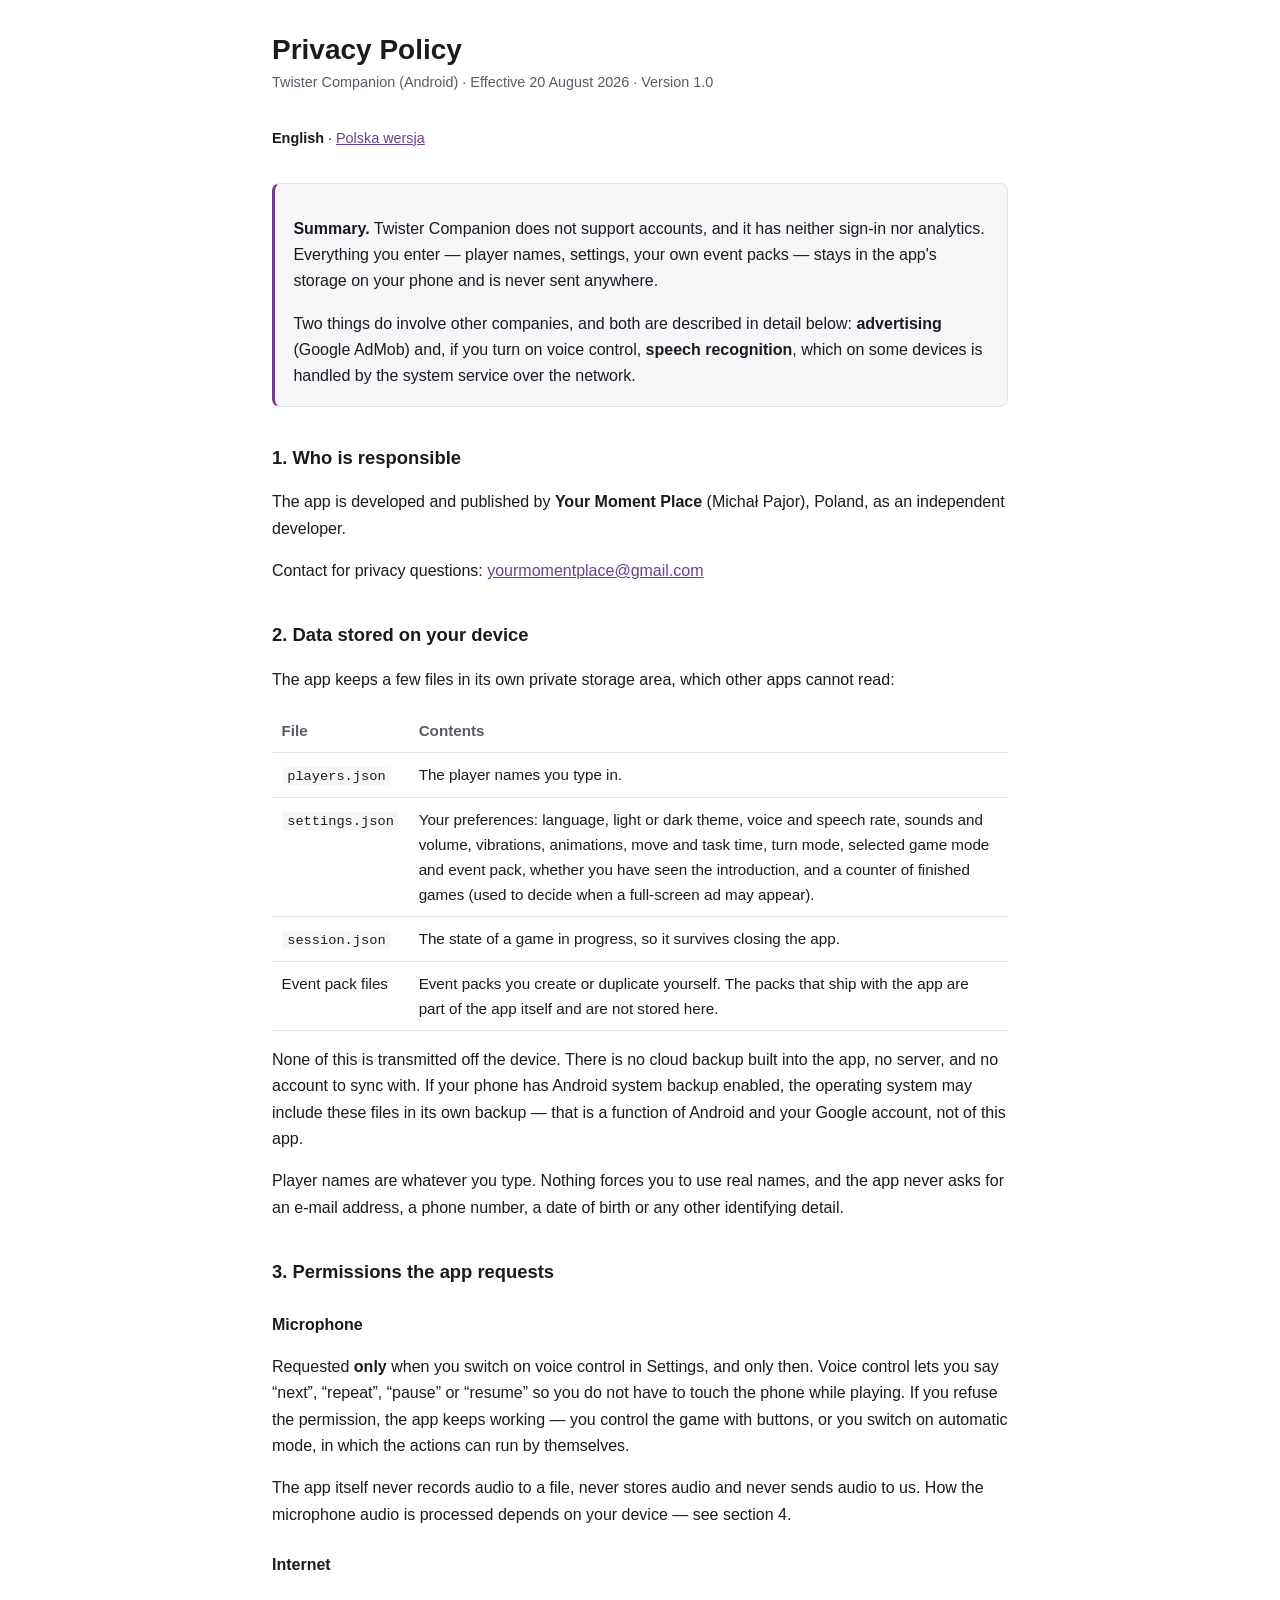
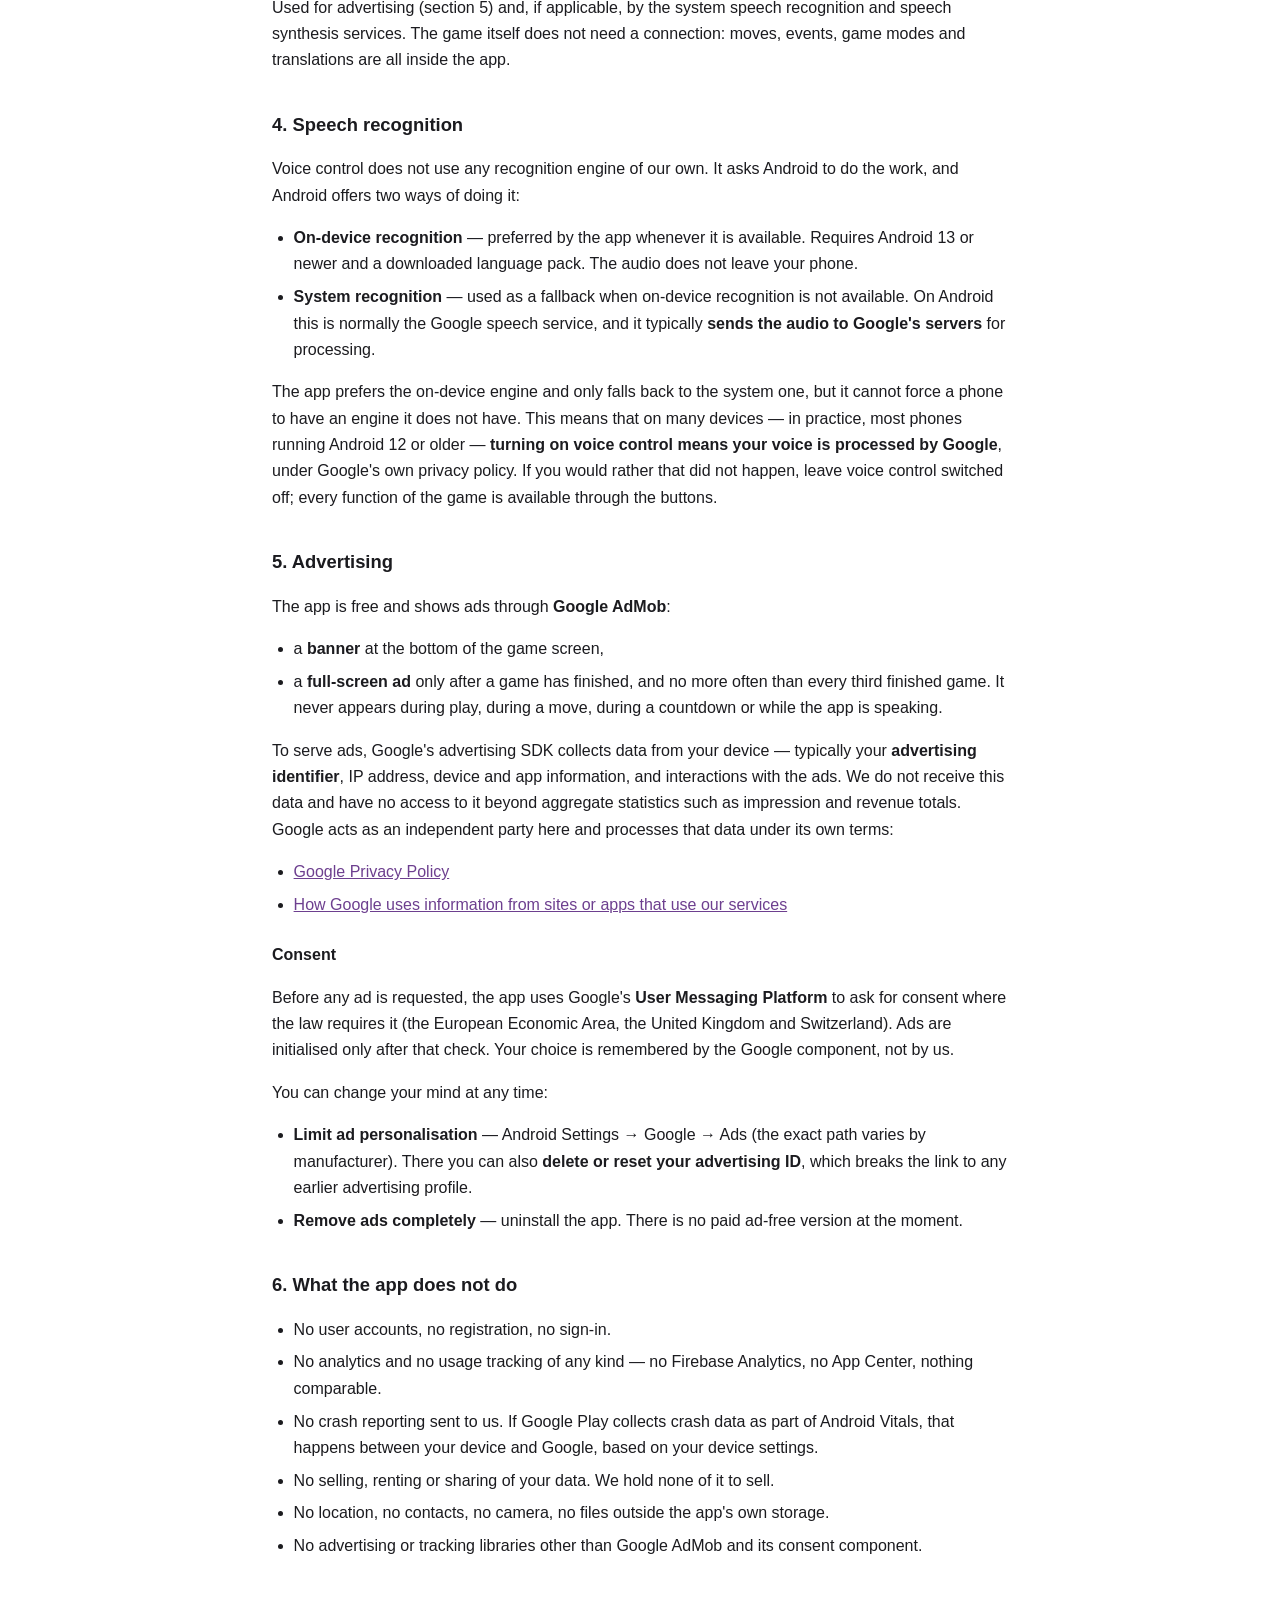
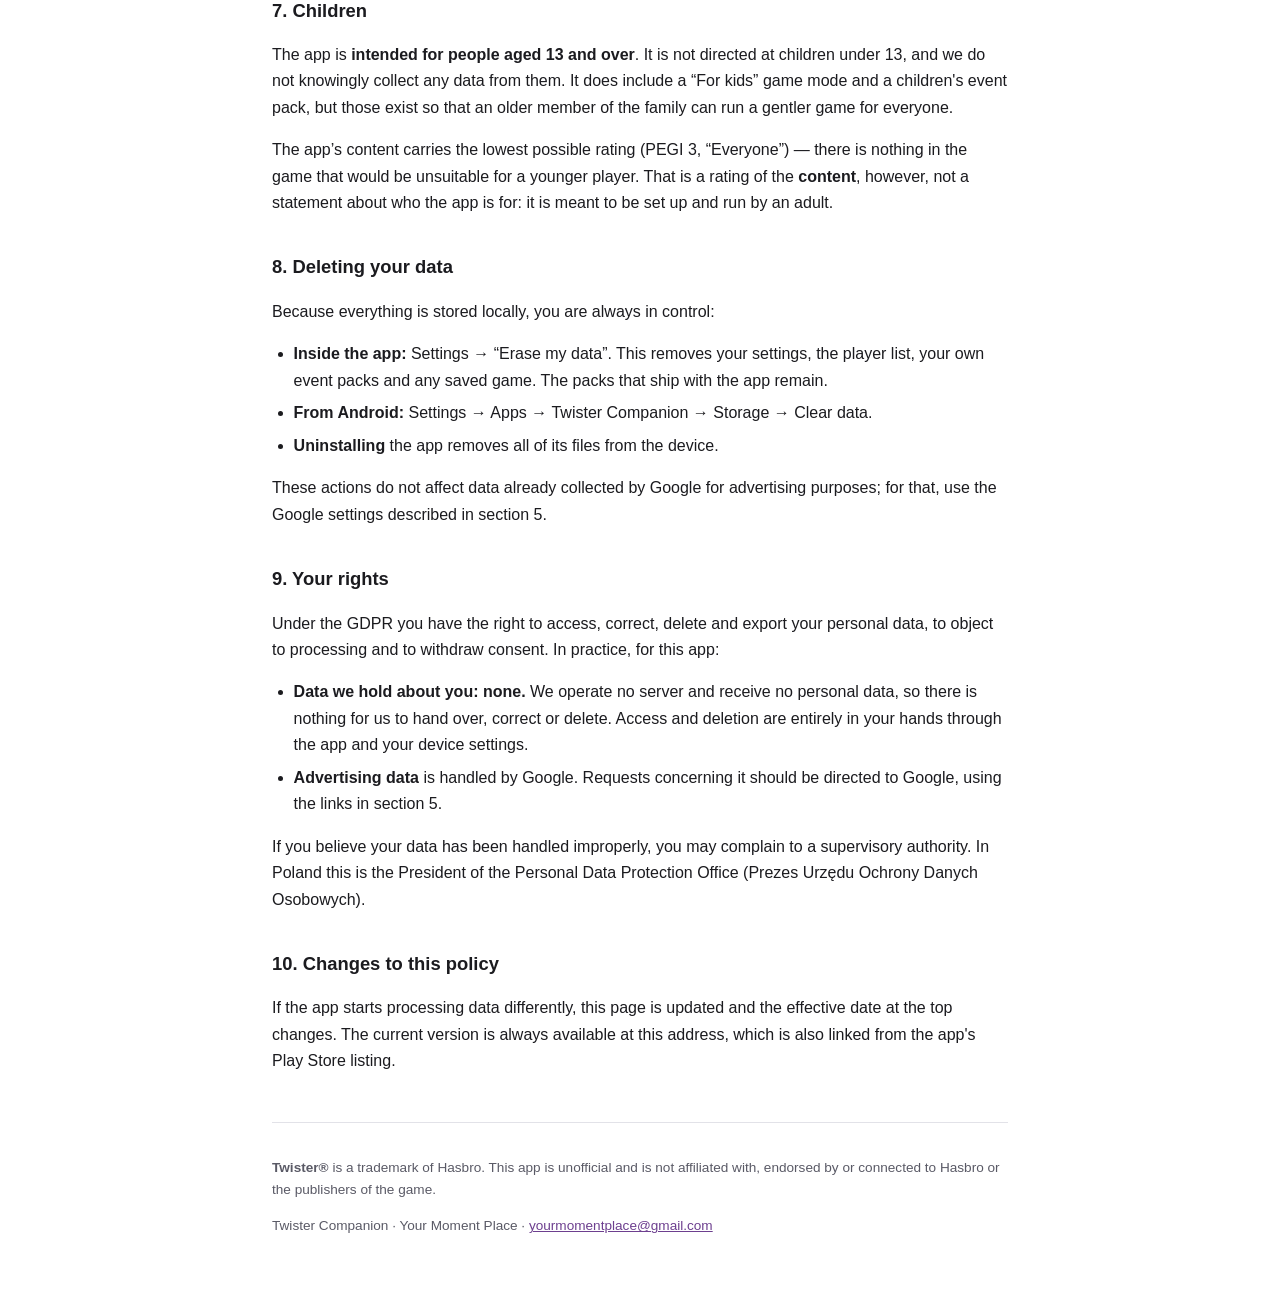
<file: docs/index.html>
<!DOCTYPE html>
<html lang="en">
<head>
<meta charset="utf-8">
<meta name="viewport" content="width=device-width, initial-scale=1">
<title>Privacy Policy — Twister Companion</title>
<link rel="stylesheet" href="style.css">
</head>
<body>
<main>

<h1>Privacy Policy</h1>
<p class="meta">Twister Companion (Android) · Effective 20 August 2026 · Version 1.0</p>
<p class="jezyki"><strong>English</strong> · <a href="pl.html">Polska wersja</a></p>

<div class="skrot">
<p><strong>Summary.</strong> Twister Companion does not support accounts, and it has neither sign-in nor analytics. Everything you enter — player names, settings, your own event packs — stays in the app's storage on your phone and is never sent anywhere.</p>
<p>Two things do involve other companies, and both are described in detail below: <strong>advertising</strong> (Google AdMob) and, if you turn on voice control, <strong>speech recognition</strong>, which on some devices is handled by the system service over the network.</p>
</div>

<h2>1. Who is responsible</h2>
<p>The app is developed and published by <strong>Your Moment Place</strong> (Michał Pajor), Poland, as an independent developer.</p>
<p>Contact for privacy questions: <a href="mailto:yourmomentplace@gmail.com">yourmomentplace@gmail.com</a></p>

<h2>2. Data stored on your device</h2>
<p>The app keeps a few files in its own private storage area, which other apps cannot read:</p>
<table>
<tr><th>File</th><th>Contents</th></tr>
<tr><td><code>players.json</code></td><td>The player names you type in.</td></tr>
<tr><td><code>settings.json</code></td><td>Your preferences: language, light or dark theme, voice and speech rate, sounds and volume, vibrations, animations, move and task time, turn mode, selected game mode and event pack, whether you have seen the introduction, and a counter of finished games (used to decide when a full-screen ad may appear).</td></tr>
<tr><td><code>session.json</code></td><td>The state of a game in progress, so it survives closing the app.</td></tr>
<tr><td>Event pack files</td><td>Event packs you create or duplicate yourself. The packs that ship with the app are part of the app itself and are not stored here.</td></tr>
</table>
<p>None of this is transmitted off the device. There is no cloud backup built into the app, no server, and no account to sync with. If your phone has Android system backup enabled, the operating system may include these files in its own backup — that is a function of Android and your Google account, not of this app.</p>
<p>Player names are whatever you type. Nothing forces you to use real names, and the app never asks for an e-mail address, a phone number, a date of birth or any other identifying detail.</p>

<h2>3. Permissions the app requests</h2>
<h3>Microphone</h3>
<p>Requested <strong>only</strong> when you switch on voice control in Settings, and only then. Voice control lets you say “next”, “repeat”, “pause” or “resume” so you do not have to touch the phone while playing. If you refuse the permission, the app keeps working — you control the game with buttons, or you switch on automatic mode, in which the actions can run by themselves.</p>
<p>The app itself never records audio to a file, never stores audio and never sends audio to us. How the microphone audio is processed depends on your device — see section 4.</p>
<h3>Internet</h3>
<p>Used for advertising (section 5) and, if applicable, by the system speech recognition and speech synthesis services. The game itself does not need a connection: moves, events, game modes and translations are all inside the app.</p>

<h2>4. Speech recognition</h2>
<p>Voice control does not use any recognition engine of our own. It asks Android to do the work, and Android offers two ways of doing it:</p>
<ul>
<li><strong>On-device recognition</strong> — preferred by the app whenever it is available. Requires Android 13 or newer and a downloaded language pack. The audio does not leave your phone.</li>
<li><strong>System recognition</strong> — used as a fallback when on-device recognition is not available. On Android this is normally the Google speech service, and it typically <strong>sends the audio to Google's servers</strong> for processing.</li>
</ul>
<p>The app prefers the on-device engine and only falls back to the system one, but it cannot force a phone to have an engine it does not have. This means that on many devices — in practice, most phones running Android 12 or older — <strong>turning on voice control means your voice is processed by Google</strong>, under Google's own privacy policy. If you would rather that did not happen, leave voice control switched off; every function of the game is available through the buttons.</p>

<h2>5. Advertising</h2>
<p>The app is free and shows ads through <strong>Google AdMob</strong>:</p>
<ul>
<li>a <strong>banner</strong> at the bottom of the game screen,</li>
<li>a <strong>full-screen ad</strong> only after a game has finished, and no more often than every third finished game. It never appears during play, during a move, during a countdown or while the app is speaking.</li>
</ul>
<p>To serve ads, Google's advertising SDK collects data from your device — typically your <strong>advertising identifier</strong>, IP address, device and app information, and interactions with the ads. We do not receive this data and have no access to it beyond aggregate statistics such as impression and revenue totals. Google acts as an independent party here and processes that data under its own terms:</p>
<ul>
<li><a href="https://policies.google.com/privacy" rel="noopener">Google Privacy Policy</a></li>
<li><a href="https://policies.google.com/technologies/partner-sites" rel="noopener">How Google uses information from sites or apps that use our services</a></li>
</ul>
<h3>Consent</h3>
<p>Before any ad is requested, the app uses Google's <strong>User Messaging Platform</strong> to ask for consent where the law requires it (the European Economic Area, the United Kingdom and Switzerland). Ads are initialised only after that check. Your choice is remembered by the Google component, not by us.</p>
<p>You can change your mind at any time:</p>
<ul>
<li><strong>Limit ad personalisation</strong> — Android Settings → Google → Ads (the exact path varies by manufacturer). There you can also <strong>delete or reset your advertising ID</strong>, which breaks the link to any earlier advertising profile.</li>
<li><strong>Remove ads completely</strong> — uninstall the app. There is no paid ad-free version at the moment.</li>
</ul>

<h2>6. What the app does not do</h2>
<ul>
<li>No user accounts, no registration, no sign-in.</li>
<li>No analytics and no usage tracking of any kind — no Firebase Analytics, no App Center, nothing comparable.</li>
<li>No crash reporting sent to us. If Google Play collects crash data as part of Android Vitals, that happens between your device and Google, based on your device settings.</li>
<li>No selling, renting or sharing of your data. We hold none of it to sell.</li>
<li>No location, no contacts, no camera, no files outside the app's own storage.</li>
<li>No advertising or tracking libraries other than Google AdMob and its consent component.</li>
</ul>

<h2>7. Children</h2>
<p>The app is <strong>intended for people aged 13 and over</strong>. It is not directed at children under 13, and we do not knowingly collect any data from them. It does include a “For kids” game mode and a children's event pack, but those exist so that an older member of the family can run a gentler game for everyone.</p>
<p>The app’s content carries the lowest possible rating (PEGI 3, “Everyone”) — there is nothing in the game that would be unsuitable for a younger player. That is a rating of the <strong>content</strong>, however, not a statement about who the app is for: it is meant to be set up and run by an adult.</p>

<h2>8. Deleting your data</h2>
<p>Because everything is stored locally, you are always in control:</p>
<ul>
<li><strong>Inside the app:</strong> Settings → “Erase my data”. This removes your settings, the player list, your own event packs and any saved game. The packs that ship with the app remain.</li>
<li><strong>From Android:</strong> Settings → Apps → Twister Companion → Storage → Clear data.</li>
<li><strong>Uninstalling</strong> the app removes all of its files from the device.</li>
</ul>
<p>These actions do not affect data already collected by Google for advertising purposes; for that, use the Google settings described in section 5.</p>

<h2>9. Your rights</h2>
<p>Under the GDPR you have the right to access, correct, delete and export your personal data, to object to processing and to withdraw consent. In practice, for this app:</p>
<ul>
<li><strong>Data we hold about you: none.</strong> We operate no server and receive no personal data, so there is nothing for us to hand over, correct or delete. Access and deletion are entirely in your hands through the app and your device settings.</li>
<li><strong>Advertising data</strong> is handled by Google. Requests concerning it should be directed to Google, using the links in section 5.</li>
</ul>
<p>If you believe your data has been handled improperly, you may complain to a supervisory authority. In Poland this is the President of the Personal Data Protection Office (Prezes Urzędu Ochrony Danych Osobowych).</p>

<h2>10. Changes to this policy</h2>
<p>If the app starts processing data differently, this page is updated and the effective date at the top changes. The current version is always available at this address, which is also linked from the app's Play Store listing.</p>

<footer>
<p><strong>Twister®</strong> is a trademark of Hasbro. This app is unofficial and is not affiliated with, endorsed by or connected to Hasbro or the publishers of the game.</p>
<p>Twister Companion · Your Moment Place · <a href="mailto:yourmomentplace@gmail.com">yourmomentplace@gmail.com</a></p>
</footer>

</main>
</body>
</html>
</file>
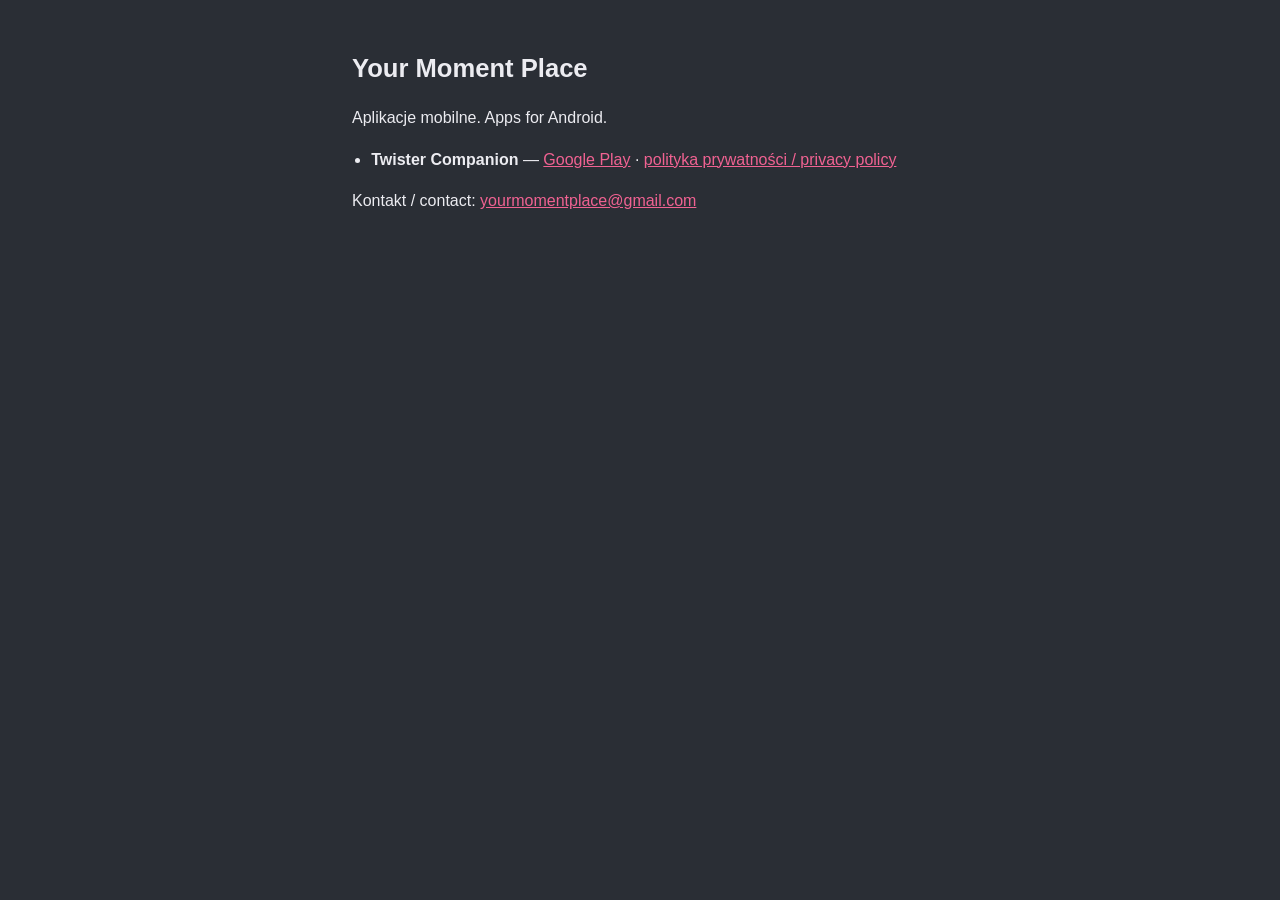
<file: sklep/strona-dewelopera/index.html>
<!DOCTYPE html>
<html lang="pl">
<head>
<meta charset="utf-8">
<meta name="viewport" content="width=device-width, initial-scale=1">
<title>Your Moment Place</title>
<style>
  body { margin: 0; padding: 3rem 1.25rem; background: #2A2E35; color: #ECECF1;
         font: 16px/1.6 -apple-system, "Segoe UI", Roboto, sans-serif; }
  main { max-width: 36rem; margin: 0 auto; }
  h1 { font-size: 1.6rem; margin: 0 0 .5rem; }
  a { color: #F06292; }
  ul { padding-left: 1.2rem; }
</style>
</head>
<body>
<main>
<h1>Your Moment Place</h1>
<p>Aplikacje mobilne. Apps for Android.</p>
<ul>
  <li><strong>Twister Companion</strong> —
      <a href="https://play.google.com/store/apps/details?id=place.yourmoment.gamecaller">Google Play</a> ·
      <a href="https://michalpajor.github.io/twisterCompanion/">polityka prywatności / privacy policy</a></li>
</ul>
<p>Kontakt / contact: <a href="mailto:yourmomentplace@gmail.com">yourmomentplace@gmail.com</a></p>
</main>
</body>
</html>
</file>
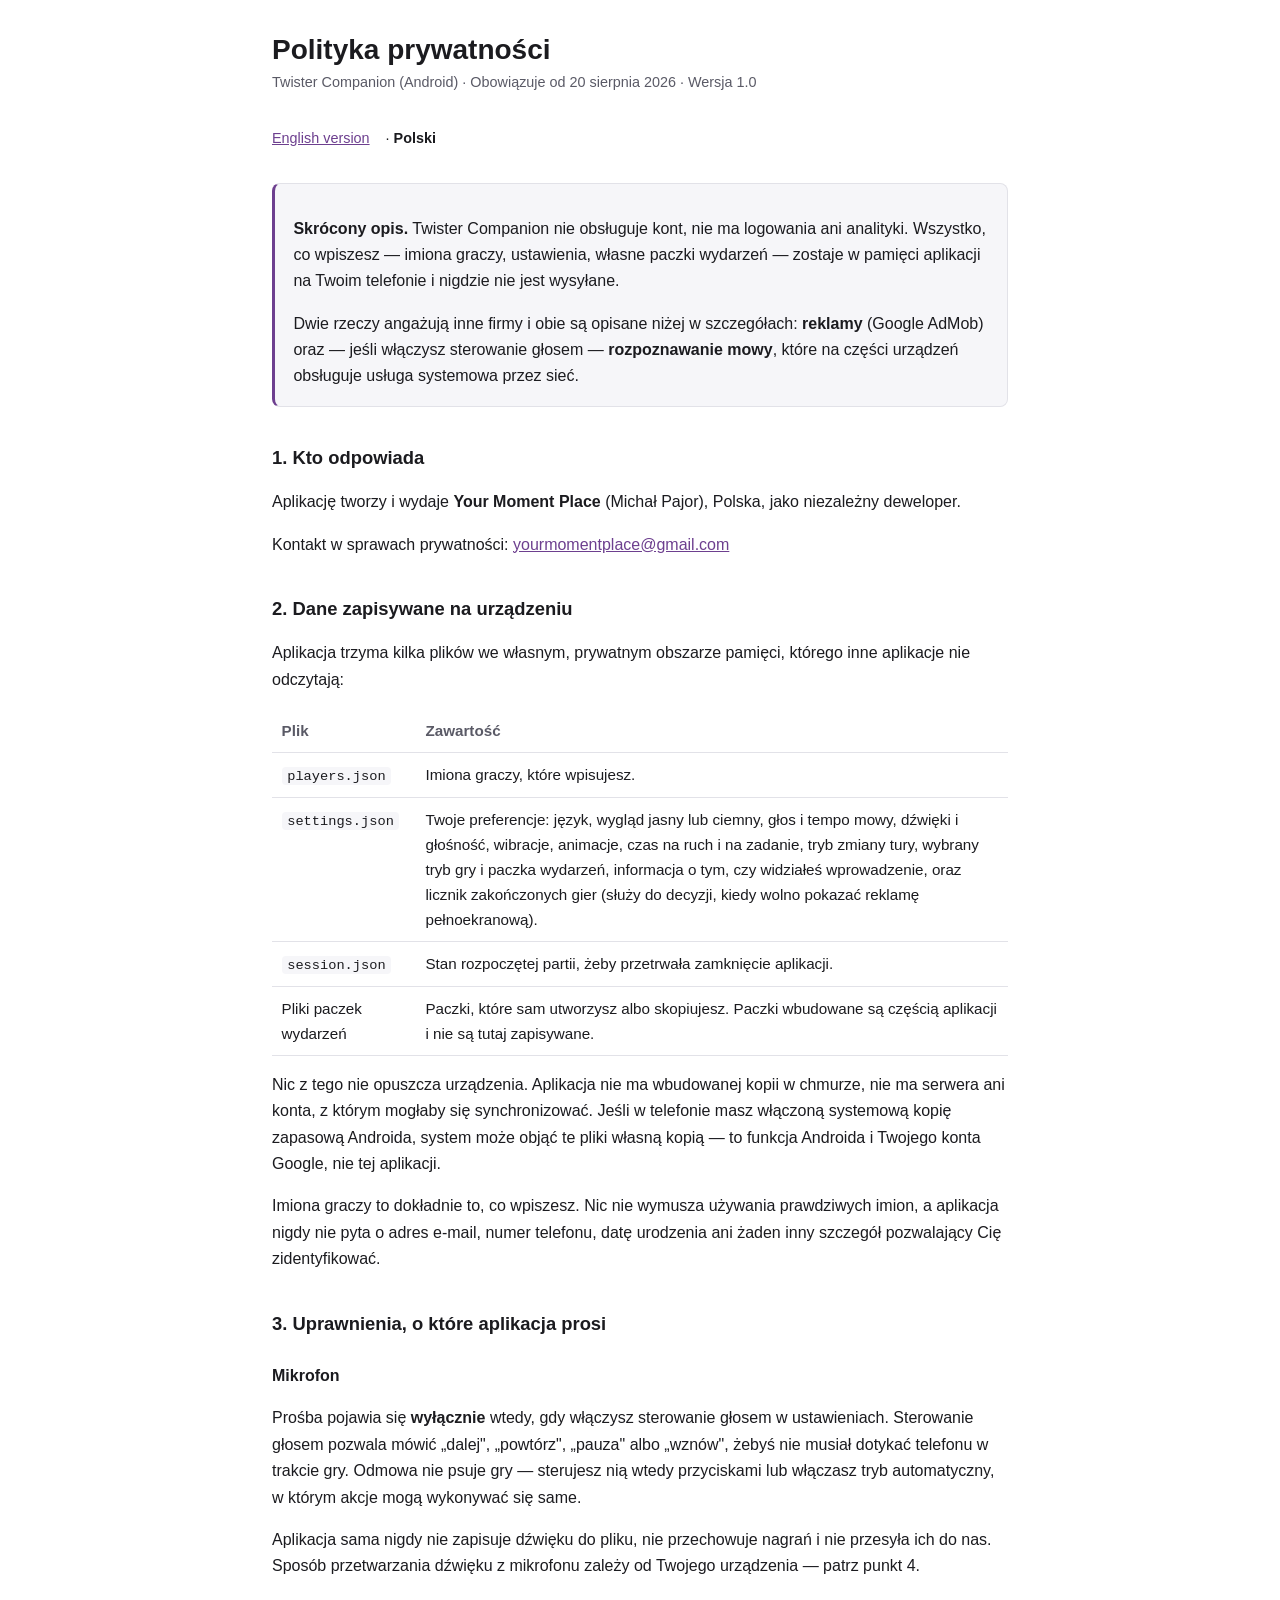
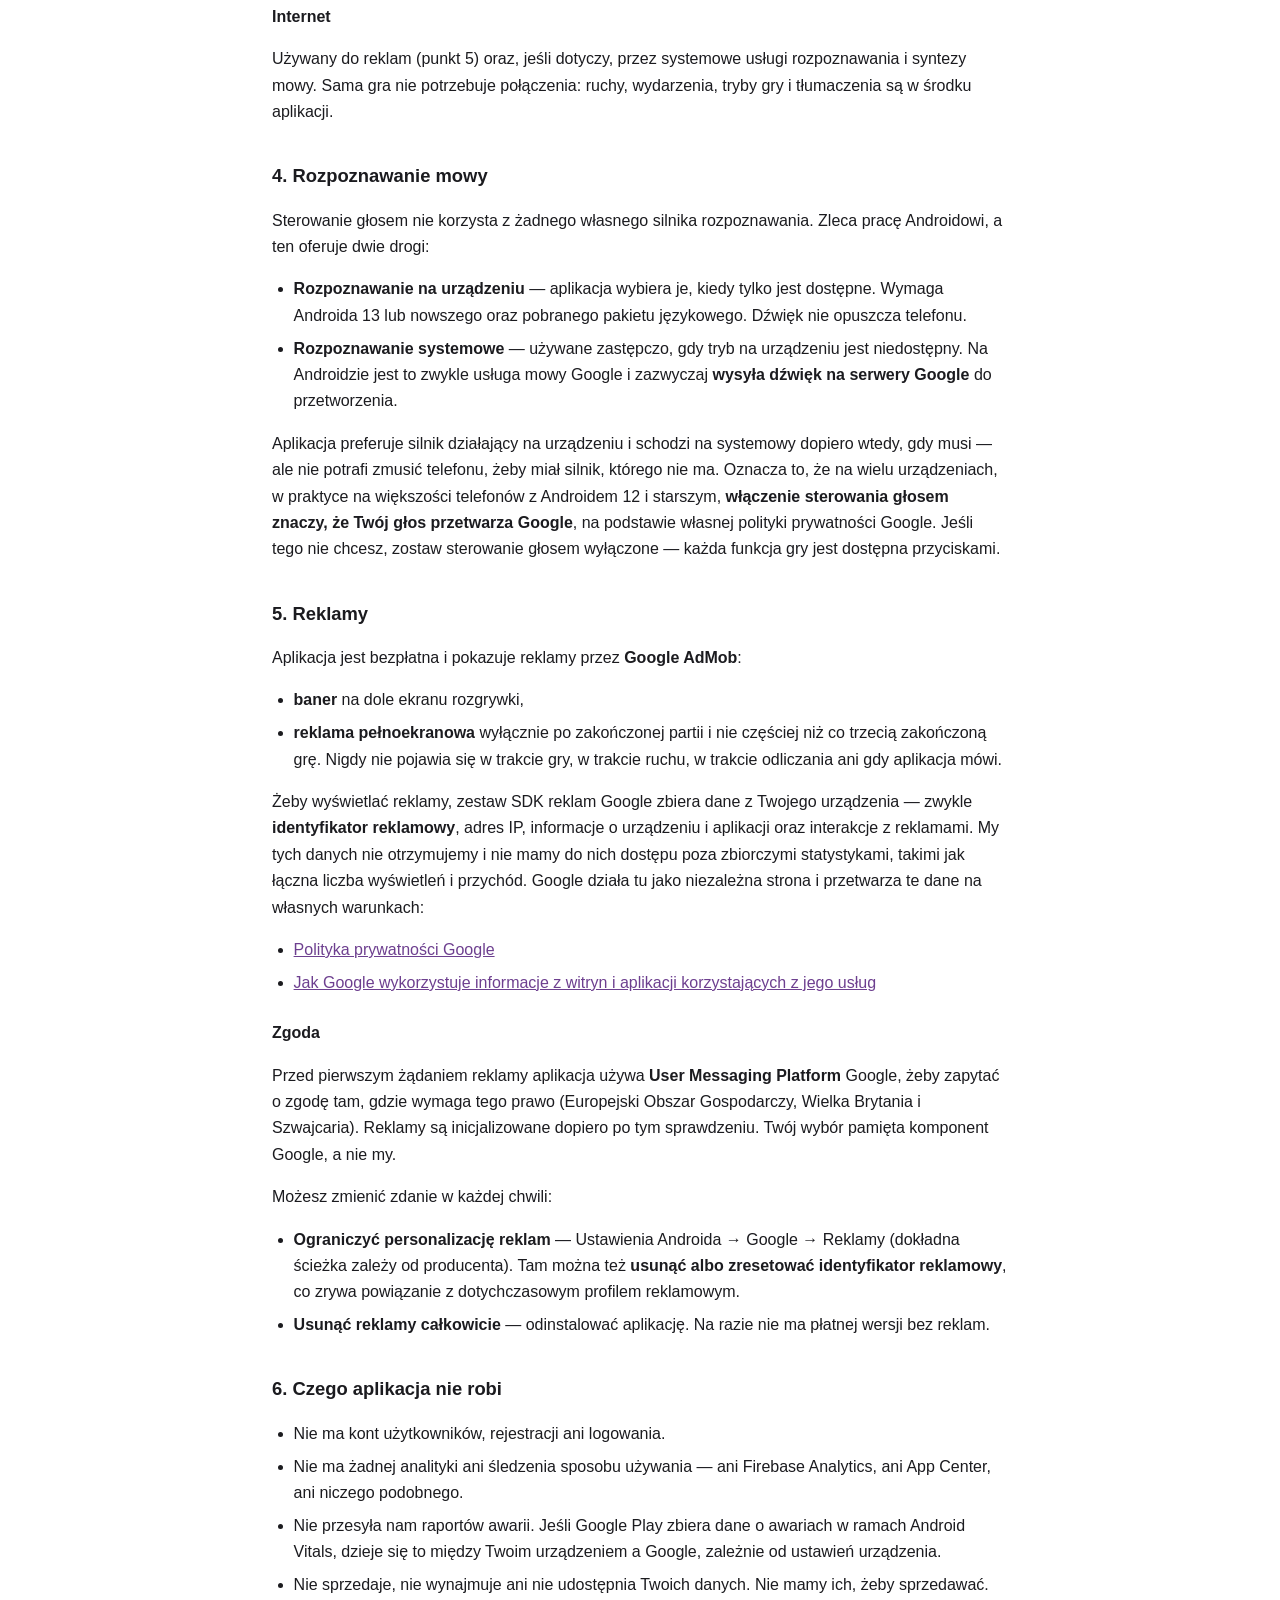
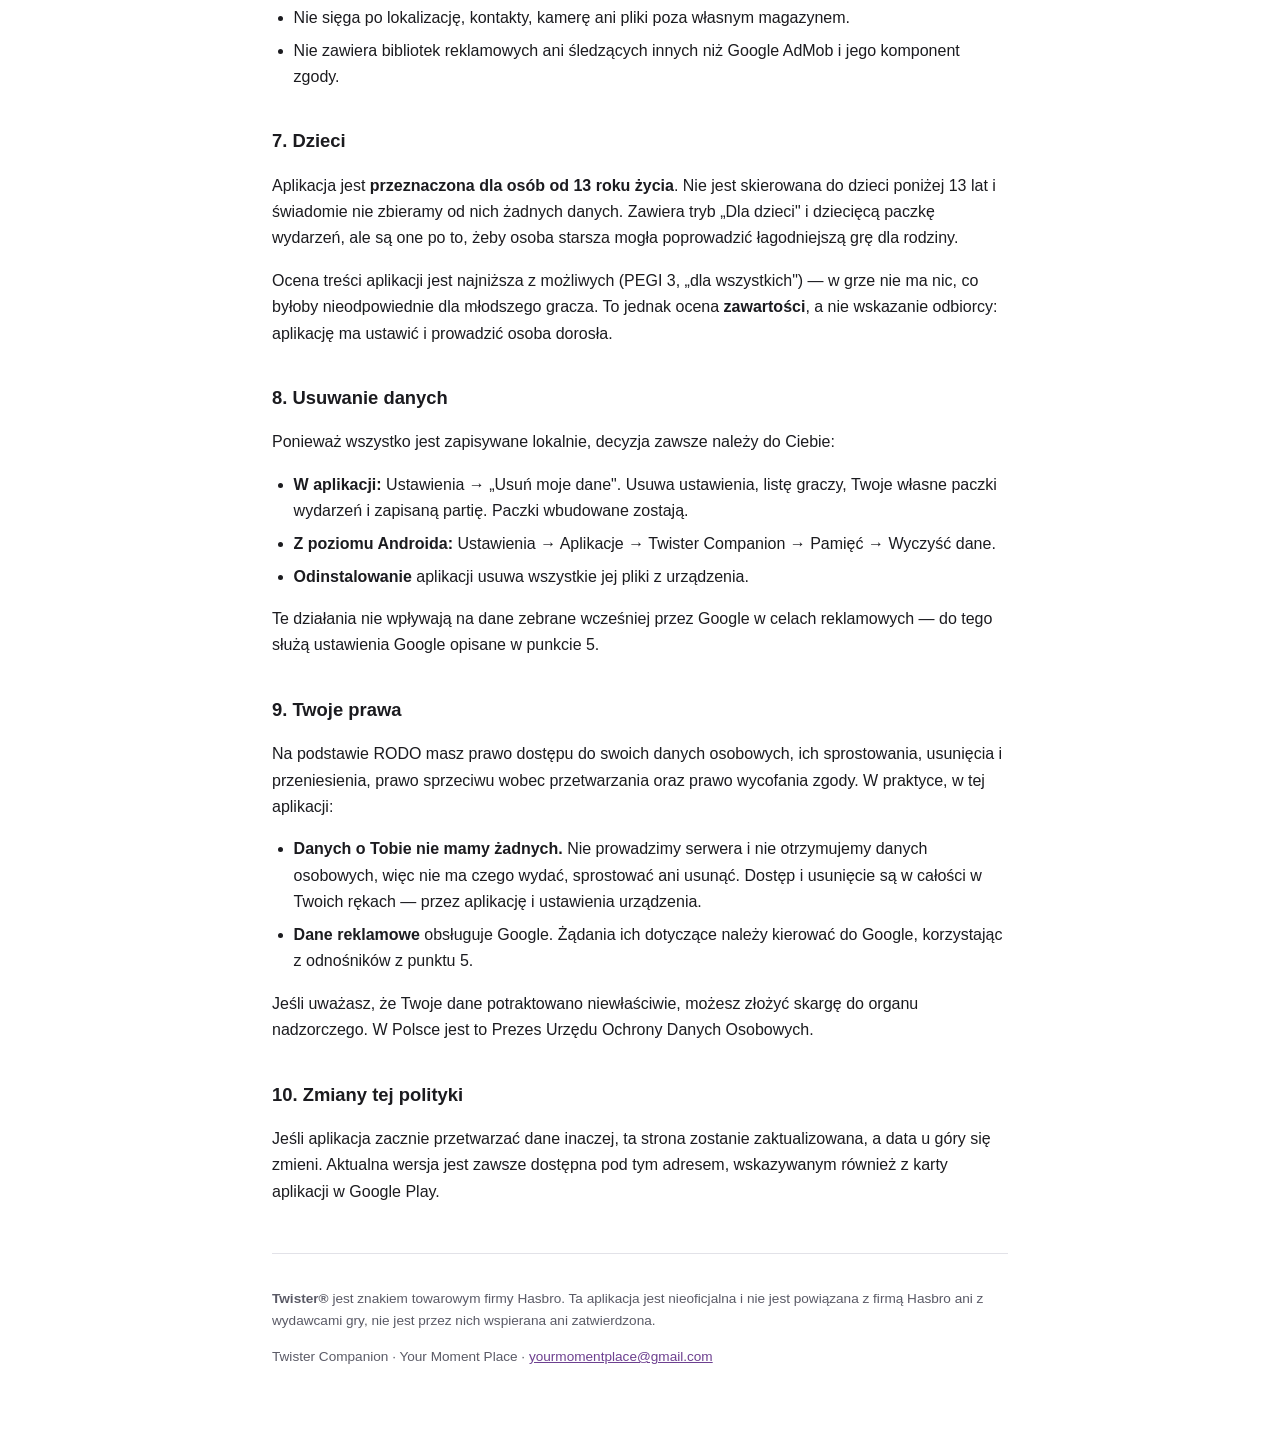
<file: docs/pl.html>
<!DOCTYPE html>
<html lang="pl">
<head>
<meta charset="utf-8">
<meta name="viewport" content="width=device-width, initial-scale=1">
<title>Polityka prywatności — Twister Companion</title>
<link rel="stylesheet" href="style.css">
</head>
<body>
<main>

<h1>Polityka prywatności</h1>
<p class="meta">Twister Companion (Android) · Obowiązuje od 20 sierpnia 2026 · Wersja 1.0</p>
<p class="jezyki"><a href="index.html">English version</a> · <strong>Polski</strong></p>

<div class="skrot">
<p><strong>Skrócony opis.</strong> Twister Companion nie obsługuje kont, nie ma logowania ani analityki. Wszystko, co wpiszesz — imiona graczy, ustawienia, własne paczki wydarzeń — zostaje w pamięci aplikacji na Twoim telefonie i nigdzie nie jest wysyłane.</p>
<p>Dwie rzeczy angażują inne firmy i obie są opisane niżej w szczegółach: <strong>reklamy</strong> (Google AdMob) oraz — jeśli włączysz sterowanie głosem — <strong>rozpoznawanie mowy</strong>, które na części urządzeń obsługuje usługa systemowa przez sieć.</p>
</div>

<h2>1. Kto odpowiada</h2>
<p>Aplikację tworzy i wydaje <strong>Your Moment Place</strong> (Michał Pajor), Polska, jako niezależny deweloper.</p>
<p>Kontakt w sprawach prywatności: <a href="mailto:yourmomentplace@gmail.com">yourmomentplace@gmail.com</a></p>

<h2>2. Dane zapisywane na urządzeniu</h2>
<p>Aplikacja trzyma kilka plików we własnym, prywatnym obszarze pamięci, którego inne aplikacje nie odczytają:</p>
<table>
<tr><th>Plik</th><th>Zawartość</th></tr>
<tr><td><code>players.json</code></td><td>Imiona graczy, które wpisujesz.</td></tr>
<tr><td><code>settings.json</code></td><td>Twoje preferencje: język, wygląd jasny lub ciemny, głos i tempo mowy, dźwięki i głośność, wibracje, animacje, czas na ruch i na zadanie, tryb zmiany tury, wybrany tryb gry i paczka wydarzeń, informacja o tym, czy widziałeś wprowadzenie, oraz licznik zakończonych gier (służy do decyzji, kiedy wolno pokazać reklamę pełnoekranową).</td></tr>
<tr><td><code>session.json</code></td><td>Stan rozpoczętej partii, żeby przetrwała zamknięcie aplikacji.</td></tr>
<tr><td>Pliki paczek wydarzeń</td><td>Paczki, które sam utworzysz albo skopiujesz. Paczki wbudowane są częścią aplikacji i nie są tutaj zapisywane.</td></tr>
</table>
<p>Nic z tego nie opuszcza urządzenia. Aplikacja nie ma wbudowanej kopii w chmurze, nie ma serwera ani konta, z którym mogłaby się synchronizować. Jeśli w telefonie masz włączoną systemową kopię zapasową Androida, system może objąć te pliki własną kopią — to funkcja Androida i Twojego konta Google, nie tej aplikacji.</p>
<p>Imiona graczy to dokładnie to, co wpiszesz. Nic nie wymusza używania prawdziwych imion, a aplikacja nigdy nie pyta o adres e-mail, numer telefonu, datę urodzenia ani żaden inny szczegół pozwalający Cię zidentyfikować.</p>

<h2>3. Uprawnienia, o które aplikacja prosi</h2>
<h3>Mikrofon</h3>
<p>Prośba pojawia się <strong>wyłącznie</strong> wtedy, gdy włączysz sterowanie głosem w ustawieniach. Sterowanie głosem pozwala mówić „dalej", „powtórz", „pauza" albo „wznów", żebyś nie musiał dotykać telefonu w trakcie gry. Odmowa nie psuje gry — sterujesz nią wtedy przyciskami lub włączasz tryb automatyczny, w którym akcje mogą wykonywać się same.</p>
<p>Aplikacja sama nigdy nie zapisuje dźwięku do pliku, nie przechowuje nagrań i nie przesyła ich do nas. Sposób przetwarzania dźwięku z mikrofonu zależy od Twojego urządzenia — patrz punkt 4.</p>
<h3>Internet</h3>
<p>Używany do reklam (punkt 5) oraz, jeśli dotyczy, przez systemowe usługi rozpoznawania i syntezy mowy. Sama gra nie potrzebuje połączenia: ruchy, wydarzenia, tryby gry i tłumaczenia są w środku aplikacji.</p>

<h2>4. Rozpoznawanie mowy</h2>
<p>Sterowanie głosem nie korzysta z żadnego własnego silnika rozpoznawania. Zleca pracę Androidowi, a ten oferuje dwie drogi:</p>
<ul>
<li><strong>Rozpoznawanie na urządzeniu</strong> — aplikacja wybiera je, kiedy tylko jest dostępne. Wymaga Androida 13 lub nowszego oraz pobranego pakietu językowego. Dźwięk nie opuszcza telefonu.</li>
<li><strong>Rozpoznawanie systemowe</strong> — używane zastępczo, gdy tryb na urządzeniu jest niedostępny. Na Androidzie jest to zwykle usługa mowy Google i zazwyczaj <strong>wysyła dźwięk na serwery Google</strong> do przetworzenia.</li>
</ul>
<p>Aplikacja preferuje silnik działający na urządzeniu i schodzi na systemowy dopiero wtedy, gdy musi — ale nie potrafi zmusić telefonu, żeby miał silnik, którego nie ma. Oznacza to, że na wielu urządzeniach, w praktyce na większości telefonów z Androidem 12 i starszym, <strong>włączenie sterowania głosem znaczy, że Twój głos przetwarza Google</strong>, na podstawie własnej polityki prywatności Google. Jeśli tego nie chcesz, zostaw sterowanie głosem wyłączone — każda funkcja gry jest dostępna przyciskami.</p>

<h2>5. Reklamy</h2>
<p>Aplikacja jest bezpłatna i pokazuje reklamy przez <strong>Google AdMob</strong>:</p>
<ul>
<li><strong>baner</strong> na dole ekranu rozgrywki,</li>
<li><strong>reklama pełnoekranowa</strong> wyłącznie po zakończonej partii i nie częściej niż co trzecią zakończoną grę. Nigdy nie pojawia się w trakcie gry, w trakcie ruchu, w trakcie odliczania ani gdy aplikacja mówi.</li>
</ul>
<p>Żeby wyświetlać reklamy, zestaw SDK reklam Google zbiera dane z Twojego urządzenia — zwykle <strong>identyfikator reklamowy</strong>, adres IP, informacje o urządzeniu i aplikacji oraz interakcje z reklamami. My tych danych nie otrzymujemy i nie mamy do nich dostępu poza zbiorczymi statystykami, takimi jak łączna liczba wyświetleń i przychód. Google działa tu jako niezależna strona i przetwarza te dane na własnych warunkach:</p>
<ul>
<li><a href="https://policies.google.com/privacy?hl=pl" rel="noopener">Polityka prywatności Google</a></li>
<li><a href="https://policies.google.com/technologies/partner-sites?hl=pl" rel="noopener">Jak Google wykorzystuje informacje z witryn i aplikacji korzystających z jego usług</a></li>
</ul>
<h3>Zgoda</h3>
<p>Przed pierwszym żądaniem reklamy aplikacja używa <strong>User Messaging Platform</strong> Google, żeby zapytać o zgodę tam, gdzie wymaga tego prawo (Europejski Obszar Gospodarczy, Wielka Brytania i Szwajcaria). Reklamy są inicjalizowane dopiero po tym sprawdzeniu. Twój wybór pamięta komponent Google, a nie my.</p>
<p>Możesz zmienić zdanie w każdej chwili:</p>
<ul>
<li><strong>Ograniczyć personalizację reklam</strong> — Ustawienia Androida → Google → Reklamy (dokładna ścieżka zależy od producenta). Tam można też <strong>usunąć albo zresetować identyfikator reklamowy</strong>, co zrywa powiązanie z dotychczasowym profilem reklamowym.</li>
<li><strong>Usunąć reklamy całkowicie</strong> — odinstalować aplikację. Na razie nie ma płatnej wersji bez reklam.</li>
</ul>

<h2>6. Czego aplikacja nie robi</h2>
<ul>
<li>Nie ma kont użytkowników, rejestracji ani logowania.</li>
<li>Nie ma żadnej analityki ani śledzenia sposobu używania — ani Firebase Analytics, ani App Center, ani niczego podobnego.</li>
<li>Nie przesyła nam raportów awarii. Jeśli Google Play zbiera dane o awariach w ramach Android Vitals, dzieje się to między Twoim urządzeniem a Google, zależnie od ustawień urządzenia.</li>
<li>Nie sprzedaje, nie wynajmuje ani nie udostępnia Twoich danych. Nie mamy ich, żeby sprzedawać.</li>
<li>Nie sięga po lokalizację, kontakty, kamerę ani pliki poza własnym magazynem.</li>
<li>Nie zawiera bibliotek reklamowych ani śledzących innych niż Google AdMob i jego komponent zgody.</li>
</ul>

<h2>7. Dzieci</h2>
<p>Aplikacja jest <strong>przeznaczona dla osób od 13 roku życia</strong>. Nie jest skierowana do dzieci poniżej 13 lat i świadomie nie zbieramy od nich żadnych danych. Zawiera tryb „Dla dzieci" i dziecięcą paczkę wydarzeń, ale są one po to, żeby osoba starsza mogła poprowadzić łagodniejszą grę dla rodziny.</p>
<p>Ocena treści aplikacji jest najniższa z możliwych (PEGI 3, „dla wszystkich") — w grze nie ma nic, co byłoby nieodpowiednie dla młodszego gracza. To jednak ocena <strong>zawartości</strong>, a nie wskazanie odbiorcy: aplikację ma ustawić i prowadzić osoba dorosła.</p>

<h2>8. Usuwanie danych</h2>
<p>Ponieważ wszystko jest zapisywane lokalnie, decyzja zawsze należy do Ciebie:</p>
<ul>
<li><strong>W aplikacji:</strong> Ustawienia → „Usuń moje dane". Usuwa ustawienia, listę graczy, Twoje własne paczki wydarzeń i zapisaną partię. Paczki wbudowane zostają.</li>
<li><strong>Z poziomu Androida:</strong> Ustawienia → Aplikacje → Twister Companion → Pamięć → Wyczyść dane.</li>
<li><strong>Odinstalowanie</strong> aplikacji usuwa wszystkie jej pliki z urządzenia.</li>
</ul>
<p>Te działania nie wpływają na dane zebrane wcześniej przez Google w celach reklamowych — do tego służą ustawienia Google opisane w punkcie 5.</p>

<h2>9. Twoje prawa</h2>
<p>Na podstawie RODO masz prawo dostępu do swoich danych osobowych, ich sprostowania, usunięcia i przeniesienia, prawo sprzeciwu wobec przetwarzania oraz prawo wycofania zgody. W praktyce, w tej aplikacji:</p>
<ul>
<li><strong>Danych o Tobie nie mamy żadnych.</strong> Nie prowadzimy serwera i nie otrzymujemy danych osobowych, więc nie ma czego wydać, sprostować ani usunąć. Dostęp i usunięcie są w całości w Twoich rękach — przez aplikację i ustawienia urządzenia.</li>
<li><strong>Dane reklamowe</strong> obsługuje Google. Żądania ich dotyczące należy kierować do Google, korzystając z odnośników z punktu 5.</li>
</ul>
<p>Jeśli uważasz, że Twoje dane potraktowano niewłaściwie, możesz złożyć skargę do organu nadzorczego. W Polsce jest to Prezes Urzędu Ochrony Danych Osobowych.</p>

<h2>10. Zmiany tej polityki</h2>
<p>Jeśli aplikacja zacznie przetwarzać dane inaczej, ta strona zostanie zaktualizowana, a data u góry się zmieni. Aktualna wersja jest zawsze dostępna pod tym adresem, wskazywanym również z karty aplikacji w Google Play.</p>

<footer>
<p><strong>Twister®</strong> jest znakiem towarowym firmy Hasbro. Ta aplikacja jest nieoficjalna i nie jest powiązana z firmą Hasbro ani z wydawcami gry, nie jest przez nich wspierana ani zatwierdzona.</p>
<p>Twister Companion · Your Moment Place · <a href="mailto:yourmomentplace@gmail.com">yourmomentplace@gmail.com</a></p>
</footer>

</main>
</body>
</html>
</file>
<file: docs/style.css>
/* Polityka prywatności — arkusz wspólny dla obu wersji językowych. */
:root {
  --tlo: #ffffff;
  --tekst: #1b1b1f;
  --przygaszony: #5a5a66;
  --akcent: #6d3f8f;
  --ramka: #e2e2e8;
  --karta: #f6f6f9;
}

@media (prefers-color-scheme: dark) {
  :root {
    --tlo: #16161a;
    --tekst: #ececf1;
    --przygaszony: #a3a3b0;
    --akcent: #c4a2e0;
    --ramka: #2e2e36;
    --karta: #1e1e24;
  }
}

* { box-sizing: border-box; }

body {
  margin: 0;
  padding: 2rem 1.25rem 4rem;
  background: var(--tlo);
  color: var(--tekst);
  font: 16px/1.65 -apple-system, BlinkMacSystemFont, "Segoe UI", Roboto, Helvetica, Arial, sans-serif;
}

main { max-width: 46rem; margin: 0 auto; }

h1 { font-size: 1.75rem; line-height: 1.25; margin: 0 0 .25rem; }
h2 { font-size: 1.15rem; margin: 2.25rem 0 .5rem; }
h3 { font-size: 1rem; margin: 1.5rem 0 .35rem; }

.meta { color: var(--przygaszony); font-size: .9rem; margin: 0 0 2rem; }
.jezyki { margin: 0 0 2rem; font-size: .9rem; }
.jezyki a { margin-right: .75rem; }

.skrot {
  background: var(--karta);
  border: 1px solid var(--ramka);
  border-left: 3px solid var(--akcent);
  border-radius: .5rem;
  padding: 1rem 1.15rem;
  margin: 0 0 2rem;
}

.skrot p:last-child { margin-bottom: 0; }

a { color: var(--akcent); }

ul { padding-left: 1.35rem; }
li { margin-bottom: .4rem; }

table { width: 100%; border-collapse: collapse; margin: 1rem 0; font-size: .95rem; }
th, td { text-align: left; padding: .55rem .6rem; border-bottom: 1px solid var(--ramka); vertical-align: top; }
th { color: var(--przygaszony); font-weight: 600; }

code { background: var(--karta); padding: .1rem .35rem; border-radius: .25rem; font-size: .9em; }

footer {
  margin-top: 3rem;
  padding-top: 1.25rem;
  border-top: 1px solid var(--ramka);
  color: var(--przygaszony);
  font-size: .85rem;
}
</file>
